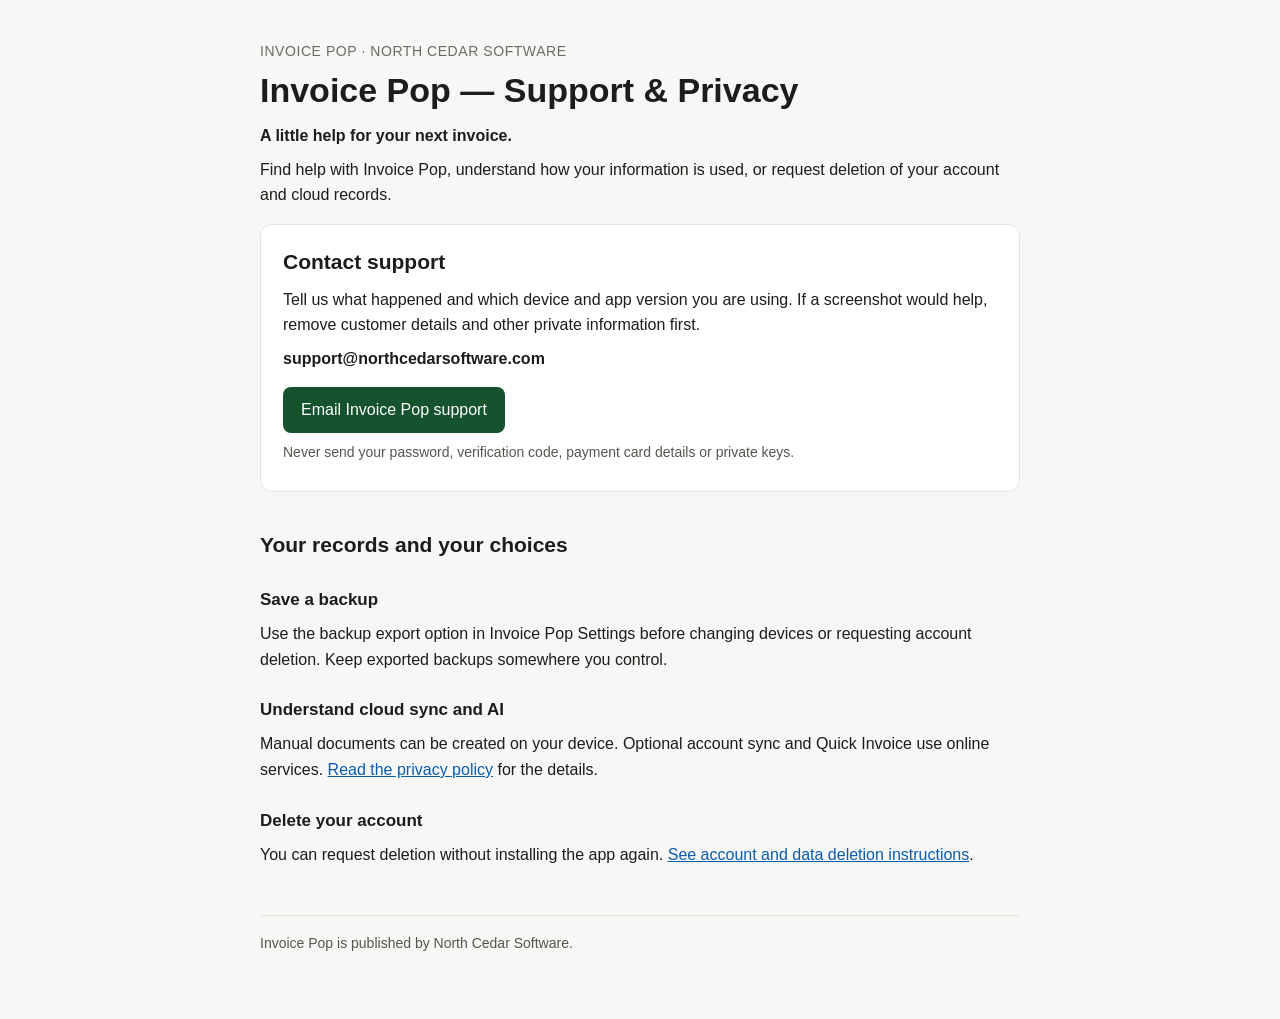
<file: index.html>
<!DOCTYPE html>
<html lang="en">
<head>
<meta charset="utf-8">
<meta name="viewport" content="width=device-width, initial-scale=1">
<title>Invoice Pop — Support &amp; Privacy</title>
<style>
  :root { color-scheme: light; }
  body { font-family: -apple-system, "Segoe UI", Roboto, Helvetica, Arial, sans-serif; margin: 0; background: #f7f7f5; color: #1c1c1a; line-height: 1.6; }
  main { max-width: 760px; margin: 0 auto; padding: 40px 20px 64px; }
  .brand { font-size: 14px; letter-spacing: .04em; text-transform: uppercase; color: #6b6b66; }
  h1 { font-size: 34px; line-height: 1.2; margin: 8px 0 12px; }
  h2 { font-size: 21px; margin: 36px 0 8px; }
  h3 { font-size: 17px; margin: 24px 0 6px; }
  p { margin: 8px 0; }
  a { color: #0b5cad; }
  .card { background: #fff; border: 1px solid #e4e4de; border-radius: 12px; padding: 20px 22px; margin: 16px 0; }
  .btn { display: inline-block; background: #14532d; color: #fff; text-decoration: none; padding: 10px 18px; border-radius: 8px; margin-top: 8px; }
  .muted { color: #55554f; font-size: 14px; }
  footer { margin-top: 48px; border-top: 1px solid #e4e4de; padding-top: 16px; }
</style>
</head>
<body>
<main>
  <div class="brand">Invoice Pop · North Cedar Software</div>
  <h1>Invoice Pop — Support &amp; Privacy</h1>
  <p><strong>A little help for your next invoice.</strong></p>
  <p>Find help with Invoice Pop, understand how your information is used, or request deletion of your account and cloud records.</p>

  <div class="card">
    <h2 style="margin-top:0">Contact support</h2>
    <p>Tell us what happened and which device and app version you are using. If a screenshot would help, remove customer details and other private information first.</p>
    <p><strong>support@northcedarsoftware.com</strong></p>
    <a class="btn" href="mailto:support@northcedarsoftware.com">Email Invoice Pop support</a>
    <p class="muted">Never send your password, verification code, payment card details or private keys.</p>
  </div>

  <h2>Your records and your choices</h2>

  <h3>Save a backup</h3>
  <p>Use the backup export option in Invoice Pop Settings before changing devices or requesting account deletion. Keep exported backups somewhere you control.</p>

  <h3>Understand cloud sync and AI</h3>
  <p>Manual documents can be created on your device. Optional account sync and Quick Invoice use online services. <a href="/privacy/">Read the privacy policy</a> for the details.</p>

  <h3>Delete your account</h3>
  <p>You can request deletion without installing the app again. <a href="/delete-account/">See account and data deletion instructions</a>.</p>

  <footer class="muted">Invoice Pop is published by North Cedar Software.</footer>
</main>
</body>
</html>
</file>
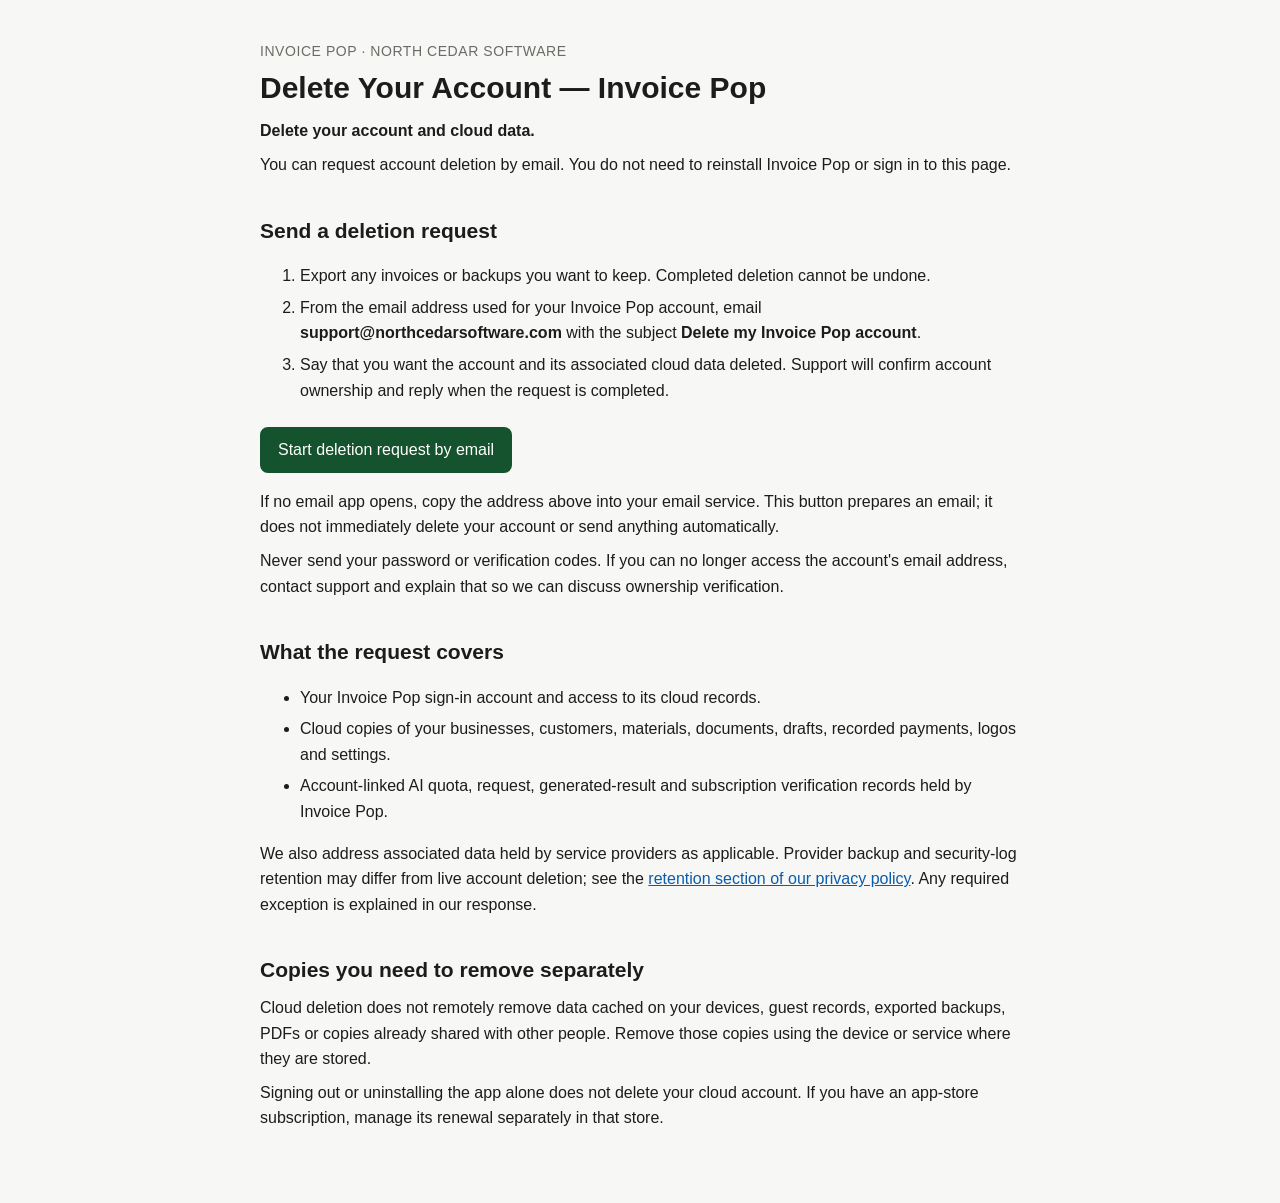
<file: delete-account/index.html>
<!DOCTYPE html>
<html lang="en">
<head>
<meta charset="utf-8">
<meta name="viewport" content="width=device-width, initial-scale=1">
<title>Delete Your Account — Invoice Pop</title>
<style>
  :root { color-scheme: light; }
  body { font-family: -apple-system, "Segoe UI", Roboto, Helvetica, Arial, sans-serif; margin: 0; background: #f7f7f5; color: #1c1c1a; line-height: 1.6; }
  main { max-width: 760px; margin: 0 auto; padding: 40px 20px 64px; }
  .brand { font-size: 14px; letter-spacing: .04em; text-transform: uppercase; color: #6b6b66; }
  h1 { font-size: 30px; line-height: 1.2; margin: 8px 0 12px; }
  h2 { font-size: 21px; margin: 36px 0 8px; }
  p { margin: 8px 0; }
  a { color: #0b5cad; }
  .btn { display: inline-block; background: #14532d; color: #fff; text-decoration: none; padding: 10px 18px; border-radius: 8px; margin: 8px 0; }
  li { margin: 6px 0; }
</style>
</head>
<body>
<main>
  <div class="brand">Invoice Pop · North Cedar Software</div>
  <h1>Delete Your Account — Invoice Pop</h1>
  <p><strong>Delete your account and cloud data.</strong></p>
  <p>You can request account deletion by email. You do not need to reinstall Invoice Pop or sign in to this page.</p>

  <h2>Send a deletion request</h2>
  <ol>
    <li>Export any invoices or backups you want to keep. Completed deletion cannot be undone.</li>
    <li>From the email address used for your Invoice Pop account, email <strong>support@northcedarsoftware.com</strong> with the subject <strong>Delete my Invoice Pop account</strong>.</li>
    <li>Say that you want the account and its associated cloud data deleted. Support will confirm account ownership and reply when the request is completed.</li>
  </ol>
  <a class="btn" href="mailto:support@northcedarsoftware.com?subject=Delete%20my%20Invoice%20Pop%20account">Start deletion request by email</a>
  <p>If no email app opens, copy the address above into your email service. This button prepares an email; it does not immediately delete your account or send anything automatically.</p>
  <p>Never send your password or verification codes. If you can no longer access the account's email address, contact support and explain that so we can discuss ownership verification.</p>

  <h2>What the request covers</h2>
  <ul>
    <li>Your Invoice Pop sign-in account and access to its cloud records.</li>
    <li>Cloud copies of your businesses, customers, materials, documents, drafts, recorded payments, logos and settings.</li>
    <li>Account-linked AI quota, request, generated-result and subscription verification records held by Invoice Pop.</li>
  </ul>
  <p>We also address associated data held by service providers as applicable. Provider backup and security-log retention may differ from live account deletion; see the <a href="/privacy/">retention section of our privacy policy</a>. Any required exception is explained in our response.</p>

  <h2>Copies you need to remove separately</h2>
  <p>Cloud deletion does not remotely remove data cached on your devices, guest records, exported backups, PDFs or copies already shared with other people. Remove those copies using the device or service where they are stored.</p>
  <p>Signing out or uninstalling the app alone does not delete your cloud account. If you have an app-store subscription, manage its renewal separately in that store.</p>
</main>
</body>
</html>
</file>
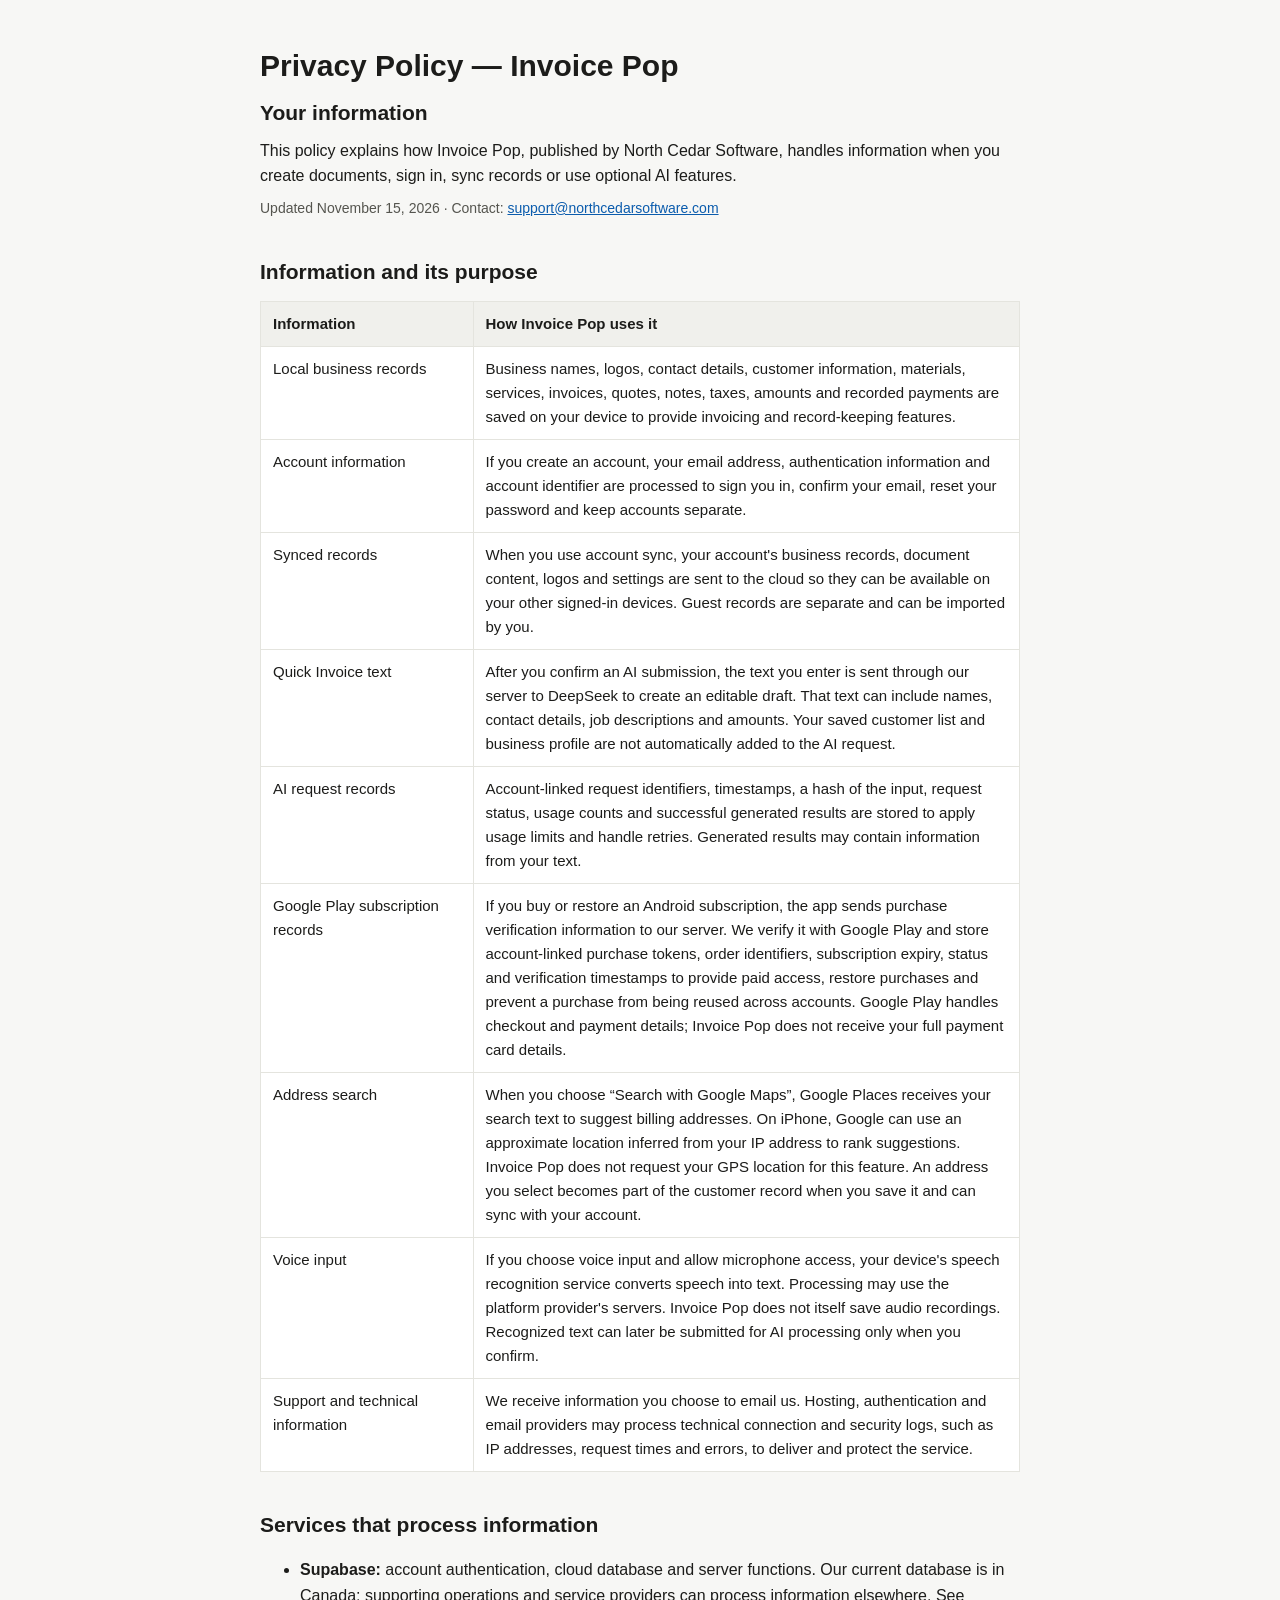
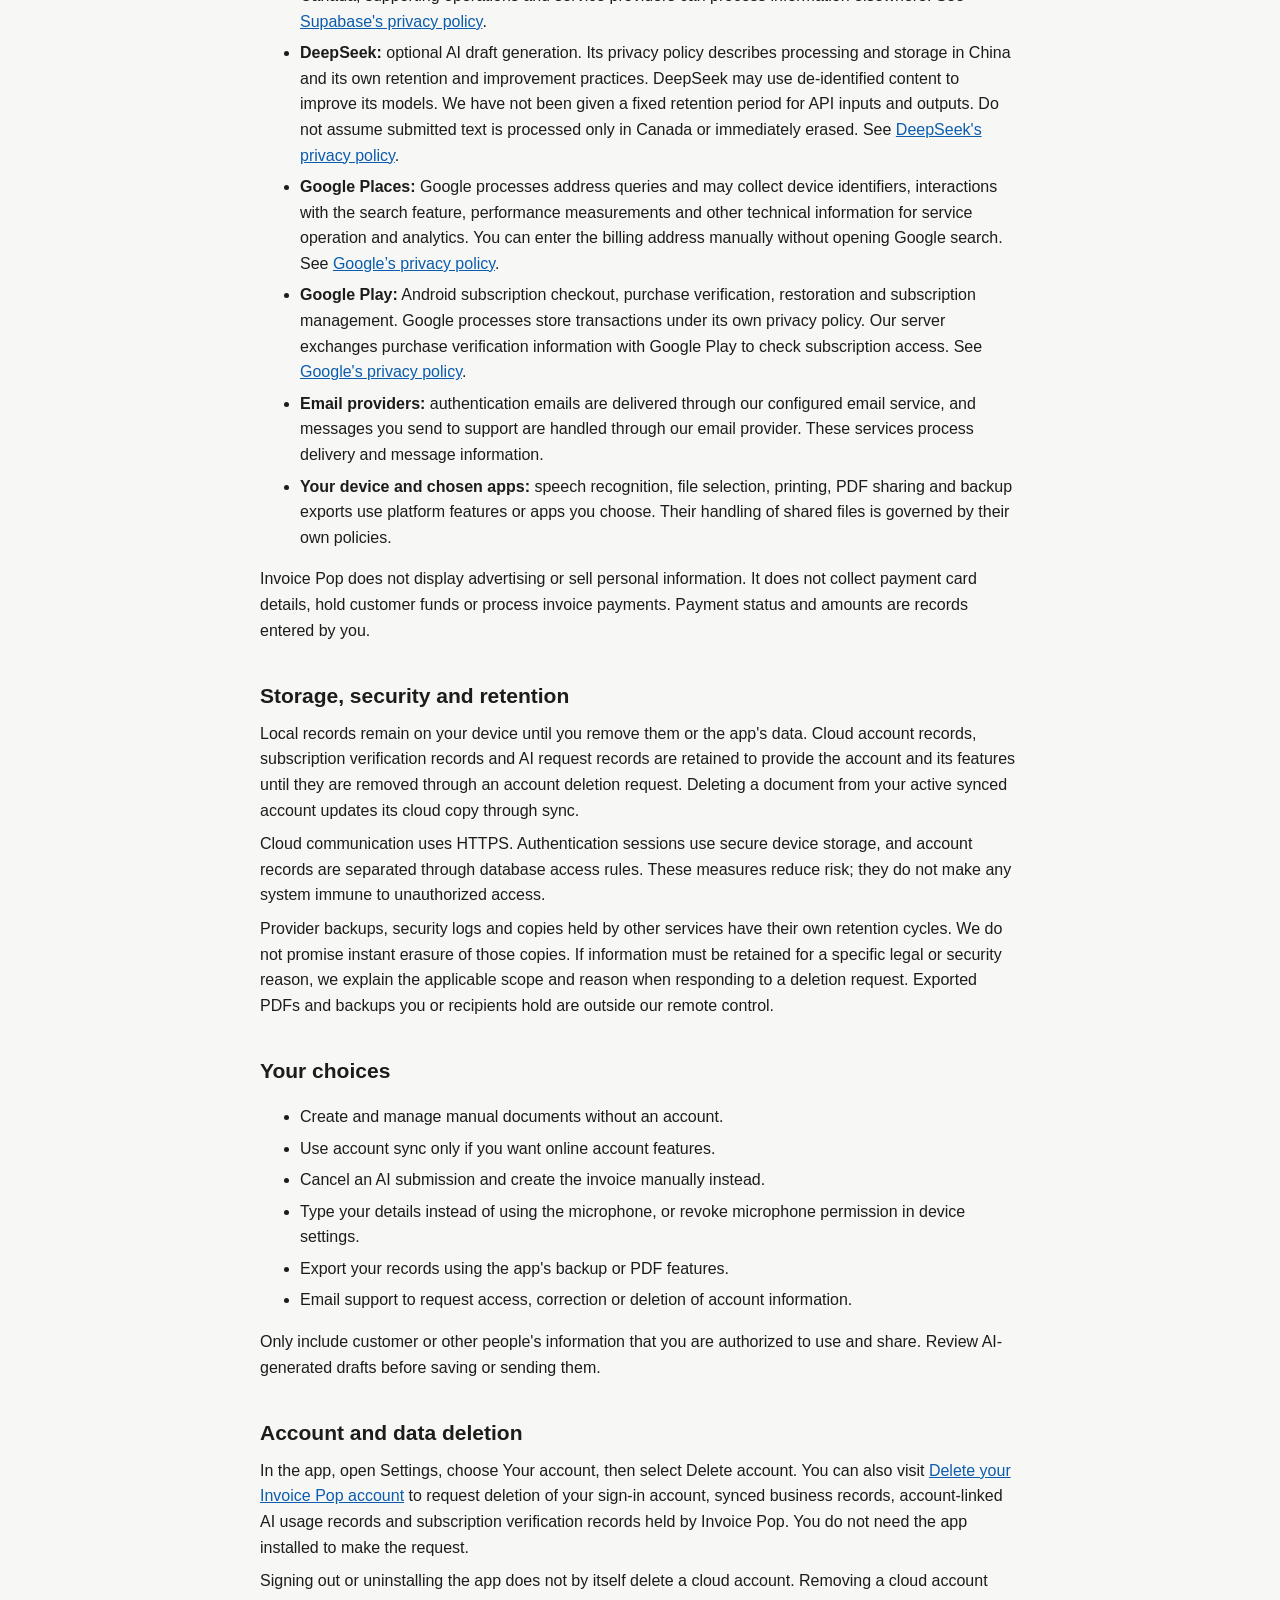
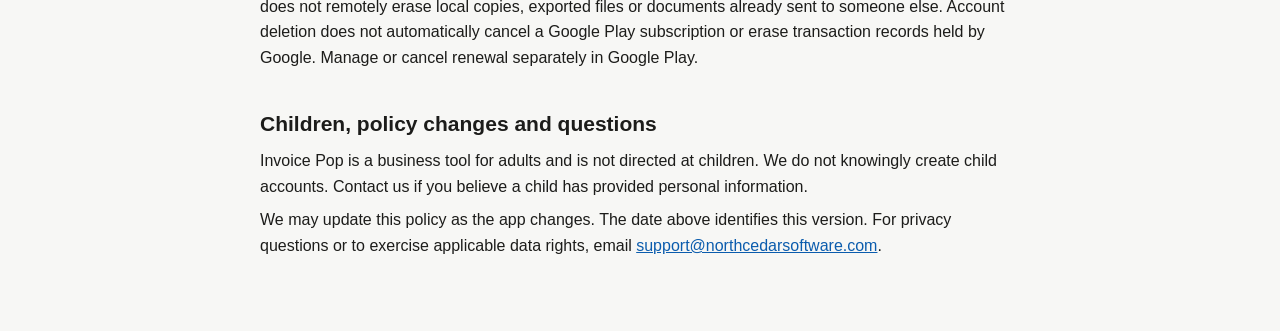
<file: privacy/index.html>
<!DOCTYPE html>
<html lang="en">
<head>
<meta charset="utf-8">
<meta name="viewport" content="width=device-width, initial-scale=1">
<title>Privacy Policy — Invoice Pop</title>
<style>
  :root { color-scheme: light; }
  body { font-family: -apple-system, "Segoe UI", Roboto, Helvetica, Arial, sans-serif; margin: 0; background: #f7f7f5; color: #1c1c1a; line-height: 1.6; }
  main { max-width: 760px; margin: 0 auto; padding: 40px 20px 64px; }
  h1 { font-size: 30px; line-height: 1.2; margin: 8px 0 12px; }
  h2 { font-size: 21px; margin: 36px 0 8px; }
  p { margin: 8px 0; }
  a { color: #0b5cad; }
  table { border-collapse: collapse; width: 100%; background: #fff; margin: 12px 0; }
  th, td { border: 1px solid #e4e4de; padding: 10px 12px; text-align: left; vertical-align: top; font-size: 15px; }
  th { background: #f0f0ec; }
  li { margin: 6px 0; }
  .muted { color: #55554f; font-size: 14px; }
</style>
</head>
<body>
<main>
  <h1>Privacy Policy — Invoice Pop</h1>
  <h2 style="margin-top:0">Your information</h2>
  <p>This policy explains how Invoice Pop, published by North Cedar Software, handles information when you create documents, sign in, sync records or use optional AI features.</p>
  <p class="muted">Updated November 15, 2026 · Contact: <a href="mailto:support@northcedarsoftware.com">support@northcedarsoftware.com</a></p>

  <h2>Information and its purpose</h2>
  <table>
    <tr><th style="width:28%">Information</th><th>How Invoice Pop uses it</th></tr>
    <tr><td>Local business records</td><td>Business names, logos, contact details, customer information, materials, services, invoices, quotes, notes, taxes, amounts and recorded payments are saved on your device to provide invoicing and record-keeping features.</td></tr>
    <tr><td>Account information</td><td>If you create an account, your email address, authentication information and account identifier are processed to sign you in, confirm your email, reset your password and keep accounts separate.</td></tr>
    <tr><td>Synced records</td><td>When you use account sync, your account's business records, document content, logos and settings are sent to the cloud so they can be available on your other signed-in devices. Guest records are separate and can be imported by you.</td></tr>
    <tr><td>Quick Invoice text</td><td>After you confirm an AI submission, the text you enter is sent through our server to DeepSeek to create an editable draft. That text can include names, contact details, job descriptions and amounts. Your saved customer list and business profile are not automatically added to the AI request.</td></tr>
    <tr><td>AI request records</td><td>Account-linked request identifiers, timestamps, a hash of the input, request status, usage counts and successful generated results are stored to apply usage limits and handle retries. Generated results may contain information from your text.</td></tr>
    <tr><td>Google Play subscription records</td><td>If you buy or restore an Android subscription, the app sends purchase verification information to our server. We verify it with Google Play and store account-linked purchase tokens, order identifiers, subscription expiry, status and verification timestamps to provide paid access, restore purchases and prevent a purchase from being reused across accounts. Google Play handles checkout and payment details; Invoice Pop does not receive your full payment card details.</td></tr>
    <tr><td>Address search</td><td>When you choose “Search with Google Maps”, Google Places receives your search text to suggest billing addresses. On iPhone, Google can use an approximate location inferred from your IP address to rank suggestions. Invoice Pop does not request your GPS location for this feature. An address you select becomes part of the customer record when you save it and can sync with your account.</td></tr>
    <tr><td>Voice input</td><td>If you choose voice input and allow microphone access, your device's speech recognition service converts speech into text. Processing may use the platform provider's servers. Invoice Pop does not itself save audio recordings. Recognized text can later be submitted for AI processing only when you confirm.</td></tr>
    <tr><td>Support and technical information</td><td>We receive information you choose to email us. Hosting, authentication and email providers may process technical connection and security logs, such as IP addresses, request times and errors, to deliver and protect the service.</td></tr>
  </table>

  <h2>Services that process information</h2>
  <ul>
    <li><strong>Supabase:</strong> account authentication, cloud database and server functions. Our current database is in Canada; supporting operations and service providers can process information elsewhere. See <a href="https://supabase.com/privacy">Supabase's privacy policy</a>.</li>
    <li><strong>DeepSeek:</strong> optional AI draft generation. Its privacy policy describes processing and storage in China and its own retention and improvement practices. DeepSeek may use de-identified content to improve its models. We have not been given a fixed retention period for API inputs and outputs. Do not assume submitted text is processed only in Canada or immediately erased. See <a href="https://cdn.deepseek.com/policies/en-US/deepseek-privacy-policy.html">DeepSeek's privacy policy</a>.</li>
    <li><strong>Google Places:</strong> Google processes address queries and may collect device identifiers, interactions with the search feature, performance measurements and other technical information for service operation and analytics. You can enter the billing address manually without opening Google search. See <a href="https://policies.google.com/privacy">Google’s privacy policy</a>.</li>
    <li><strong>Google Play:</strong> Android subscription checkout, purchase verification, restoration and subscription management. Google processes store transactions under its own privacy policy. Our server exchanges purchase verification information with Google Play to check subscription access. See <a href="https://policies.google.com/privacy">Google's privacy policy</a>.</li>
    <li><strong>Email providers:</strong> authentication emails are delivered through our configured email service, and messages you send to support are handled through our email provider. These services process delivery and message information.</li>
    <li><strong>Your device and chosen apps:</strong> speech recognition, file selection, printing, PDF sharing and backup exports use platform features or apps you choose. Their handling of shared files is governed by their own policies.</li>
  </ul>
  <p>Invoice Pop does not display advertising or sell personal information. It does not collect payment card details, hold customer funds or process invoice payments. Payment status and amounts are records entered by you.</p>

  <h2>Storage, security and retention</h2>
  <p>Local records remain on your device until you remove them or the app's data. Cloud account records, subscription verification records and AI request records are retained to provide the account and its features until they are removed through an account deletion request. Deleting a document from your active synced account updates its cloud copy through sync.</p>
  <p>Cloud communication uses HTTPS. Authentication sessions use secure device storage, and account records are separated through database access rules. These measures reduce risk; they do not make any system immune to unauthorized access.</p>
  <p>Provider backups, security logs and copies held by other services have their own retention cycles. We do not promise instant erasure of those copies. If information must be retained for a specific legal or security reason, we explain the applicable scope and reason when responding to a deletion request. Exported PDFs and backups you or recipients hold are outside our remote control.</p>

  <h2>Your choices</h2>
  <ul>
    <li>Create and manage manual documents without an account.</li>
    <li>Use account sync only if you want online account features.</li>
    <li>Cancel an AI submission and create the invoice manually instead.</li>
    <li>Type your details instead of using the microphone, or revoke microphone permission in device settings.</li>
    <li>Export your records using the app's backup or PDF features.</li>
    <li>Email support to request access, correction or deletion of account information.</li>
  </ul>
  <p>Only include customer or other people's information that you are authorized to use and share. Review AI-generated drafts before saving or sending them.</p>

  <h2>Account and data deletion</h2>
  <p>In the app, open Settings, choose Your account, then select Delete account. You can also visit <a href="/delete-account/">Delete your Invoice Pop account</a> to request deletion of your sign-in account, synced business records, account-linked AI usage records and subscription verification records held by Invoice Pop. You do not need the app installed to make the request.</p>
  <p>Signing out or uninstalling the app does not by itself delete a cloud account. Removing a cloud account does not remotely erase local copies, exported files or documents already sent to someone else. Account deletion does not automatically cancel a Google Play subscription or erase transaction records held by Google. Manage or cancel renewal separately in Google Play.</p>

  <h2>Children, policy changes and questions</h2>
  <p>Invoice Pop is a business tool for adults and is not directed at children. We do not knowingly create child accounts. Contact us if you believe a child has provided personal information.</p>
  <p>We may update this policy as the app changes. The date above identifies this version. For privacy questions or to exercise applicable data rights, email <a href="mailto:support@northcedarsoftware.com">support@northcedarsoftware.com</a>.</p>
</main>
</body>
</html>
</file>
